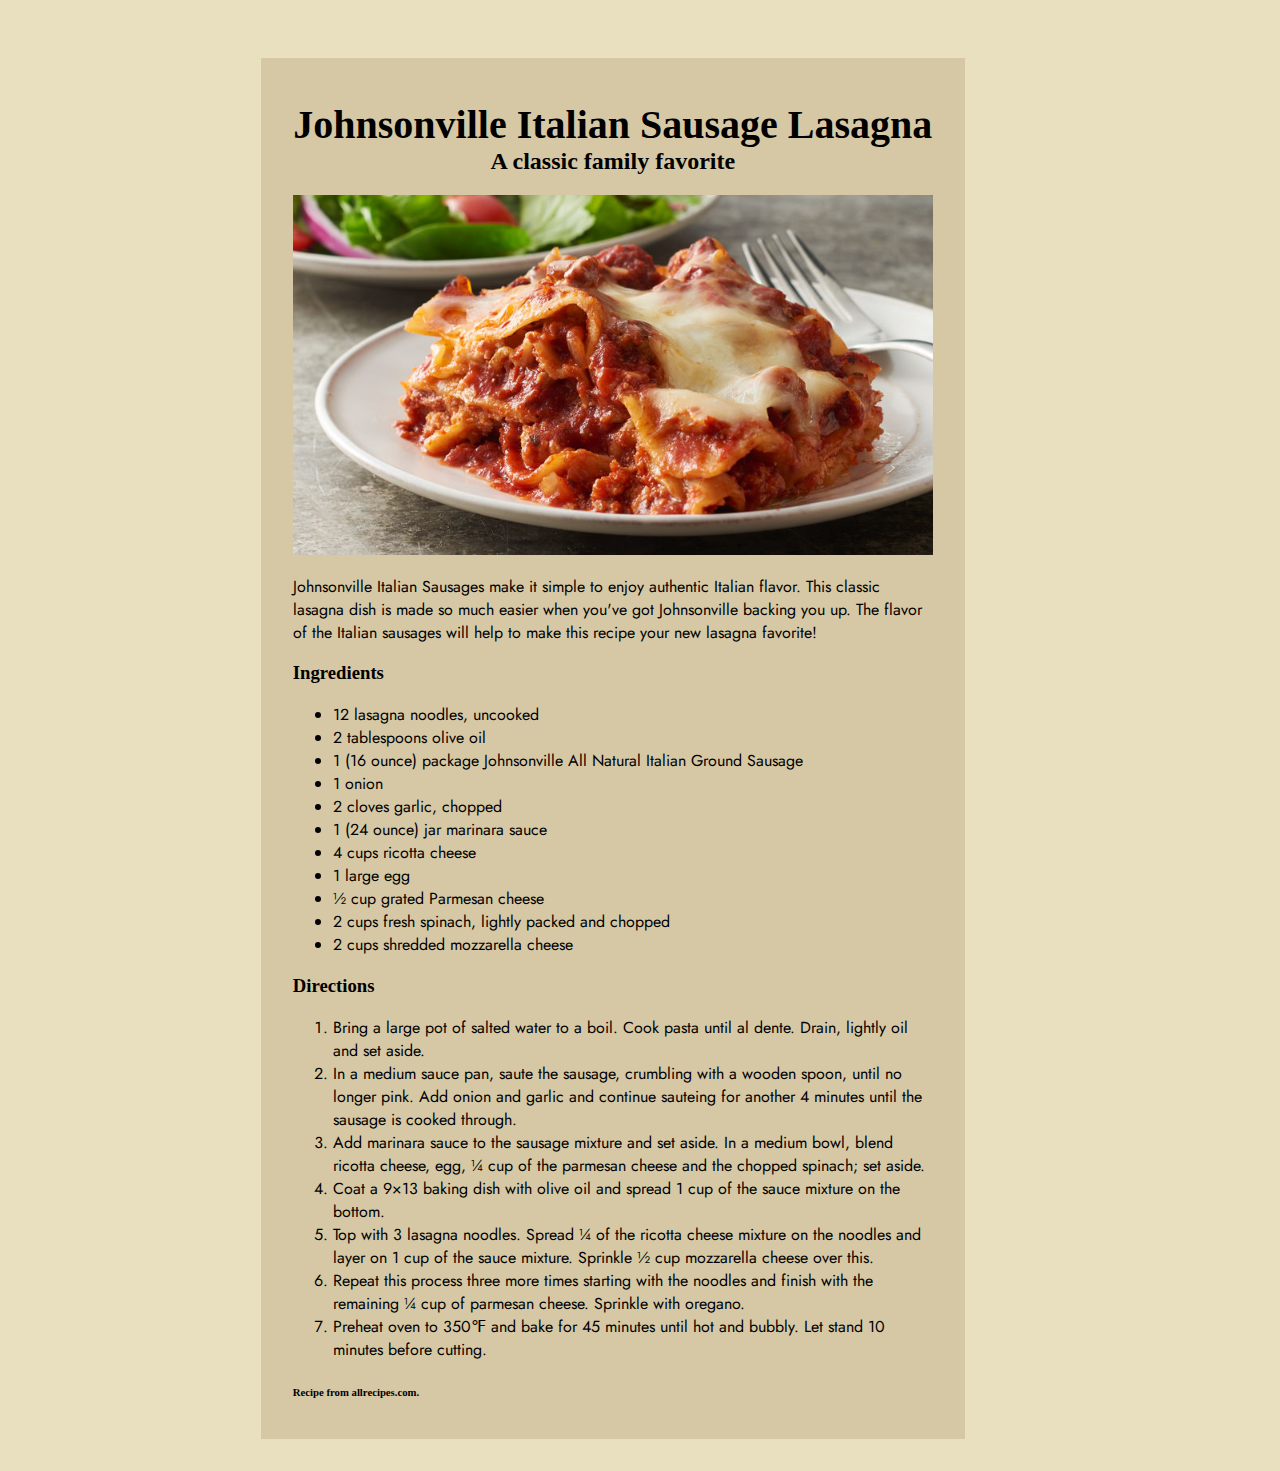
<file: grc338/lasagna/index.html>
<!doctype html>
<html>

<head>
	<meta charset="UTF-8">
	<meta name="viewport" content="width=device-width, initial-scale=1">
	<link rel="stylesheet" type="text/css" href="lasagnastyle.css" />
    <title>Johnsonville Italian Sausage Lasagna</title>
</head>
     
<body>

<div class="container">

		<header>

					<h1>Johnsonville Italian Sausage Lasagna</h1>

					<h2>A classic family favorite</h2>

		</header>
		
		<div class="intro">
		
				<div class="introimage">
						<img src="lasagna.jpg" alt="Lasagna on a plate.">
				</div>
						
				<p>Johnsonville Italian Sausages make it simple to enjoy authentic Italian flavor. This classic lasagna dish is made so much easier when you've got Johnsonville backing you up. The flavor of the Italian sausages will help to make this recipe your new lasagna favorite!</p>
    
    	</div><!--intro-->
    	
    	<div class="maincontent">
		
				<div class="ingredients">  
						<h3>Ingredients</h3>
						<ul>
								<li>12 lasagna noodles, uncooked</li>
								<li>2 tablespoons olive oil</li>
								<li>1 (16 ounce) package Johnsonville All Natural Italian Ground Sausage</li>
								<li>1 onion</li>
								<li>2 cloves garlic, chopped</li>
								<li>1 (24 ounce) jar marinara sauce</li>
								<li>4 cups ricotta cheese</li>
								<li>1 large egg</li>
								<li>&frac12; cup grated Parmesan cheese</li>
								<li>2 cups fresh spinach, lightly packed and chopped</li>
								<li>2 cups shredded mozzarella cheese</li>
						</ul>
				</div><!--ingredients-->

				<div class="directions">  

						<h3>Directions</h3>
						<ol>
								<li>Bring a large pot of salted water to a boil. Cook pasta until al dente. Drain, lightly oil and set aside.</li>
								<li>In a medium sauce pan, saute the sausage, crumbling with a wooden spoon, until no longer pink. Add onion and garlic and continue sauteing for another 4 minutes until the sausage is cooked through.</li>
								<li>Add marinara sauce to the sausage mixture and set aside. In a medium bowl, blend ricotta cheese, egg, &frac14; cup of the parmesan cheese and the chopped spinach; set aside.</li>
								<li>Coat a 9&times;13 baking dish with olive oil and spread 1 cup of the sauce mixture on the bottom.</li>
								<li>Top with 3 lasagna noodles. Spread &frac14; of the ricotta cheese mixture on the noodles and layer on 1 cup of the sauce mixture. Sprinkle &frac12; cup mozzarella cheese over this.</li>
								<li>Repeat this process three more times starting with the noodles and finish with the remaining &frac14; cup of parmesan cheese. Sprinkle with oregano.</li>
								<li>Preheat oven to 350&#8457; and bake for 45 minutes until hot and bubbly. Let stand 10 minutes before cutting.</li>
						</ol>
        	    </div><!--directions-->
    
    	</div><!--maincontent-->

	   <footer>    
		  <h6>Recipe from allrecipes.com.</h6>

	  </footer>  

</div><!--container-->
</body>     
</html>
</file>
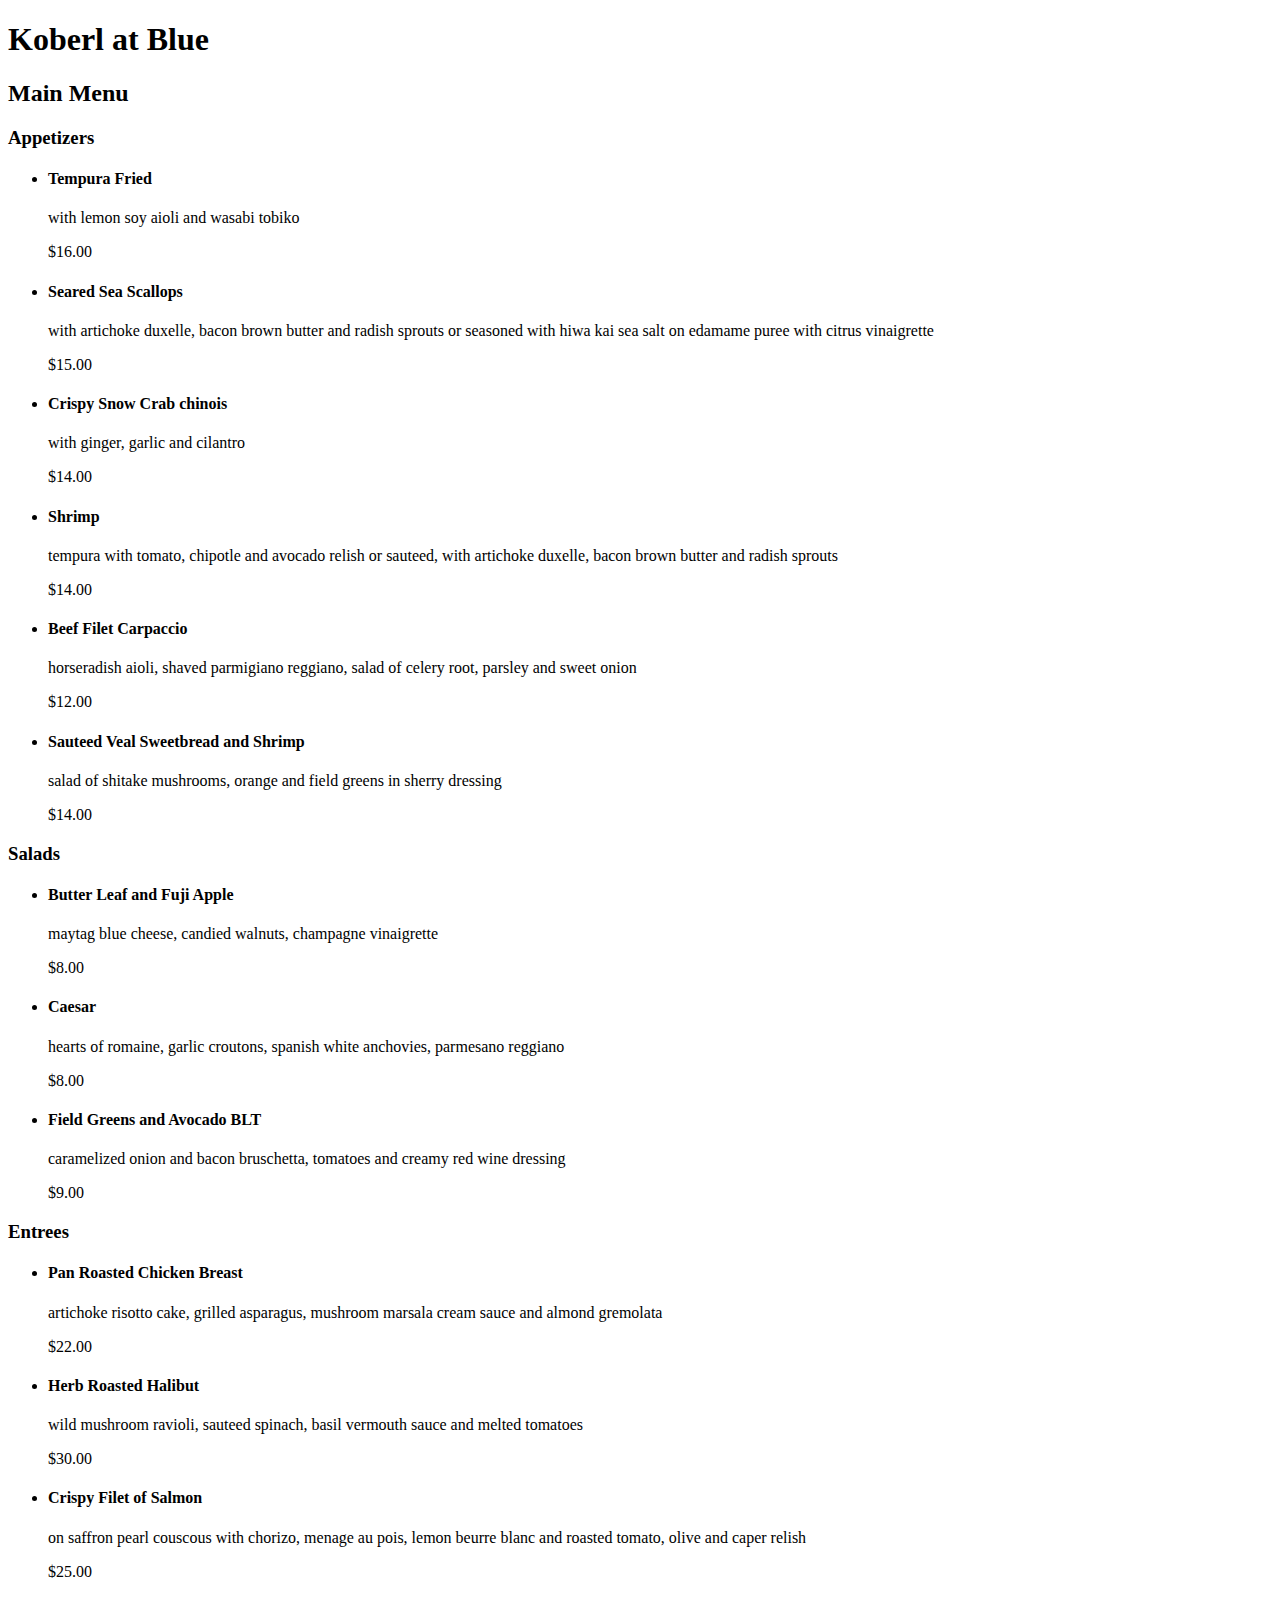
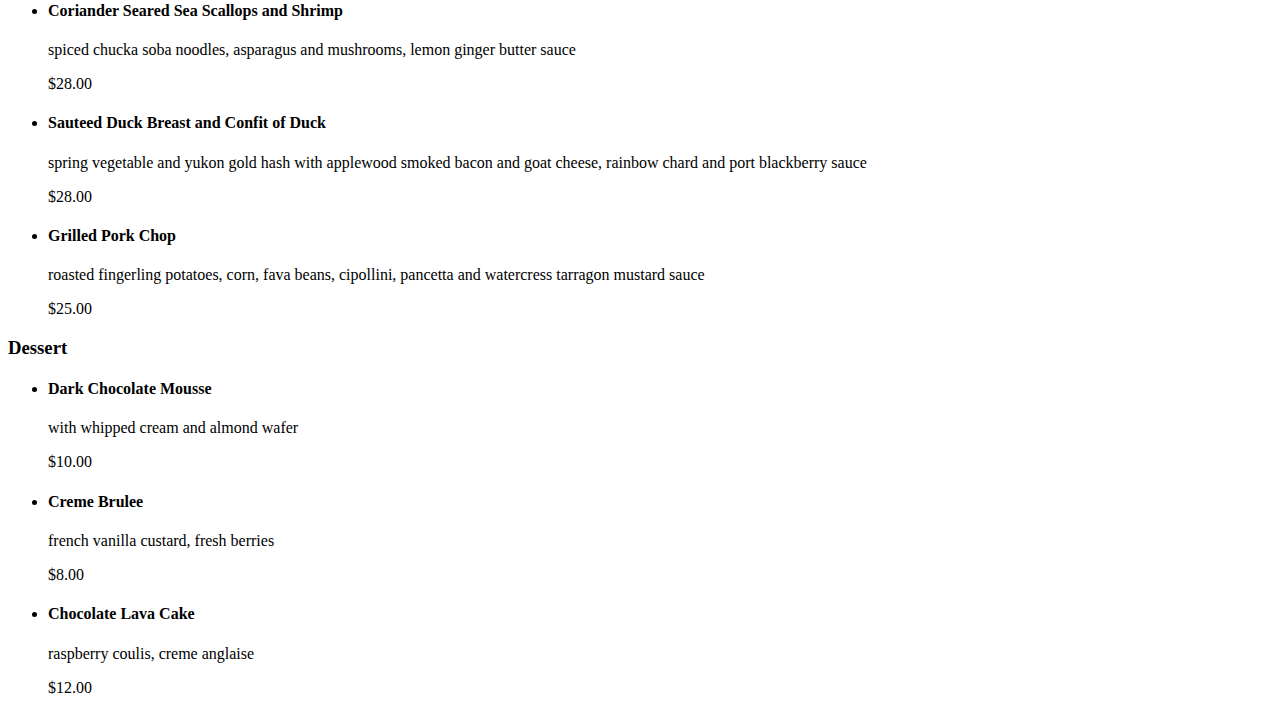
<file: grc338/restaurantmenu/index.html>
<!doctype html>
<html>

<head>
    <meta charset="UTF‑8">
    <title>GRC 338: Restaurant Menu Assignment</title>
</head>

<body>
    <h1>Koberl at Blue</h1>
    <h2>Main Menu</h2>

    <h3>Appetizers</h3>
    <ul>
        <li>
            <h4>Tempura Fried</h4>
            <p>with lemon soy aioli and wasabi tobiko</p>
            <p>$16.00</p>
        </li>

        <li>
            <h4>Seared Sea Scallops</h4>
            <p>with artichoke duxelle, bacon brown butter and radish sprouts or seasoned with hiwa kai sea salt on edamame puree with citrus vinaigrette</p>
            <p>$15.00</p>
        </li>

        <li>
            <h4>Crispy Snow Crab chinois</h4>
            <p>with ginger, garlic and cilantro</p>
            <p>$14.00</p>
        </li>

        <li>
            <h4>Shrimp</h4>
            <p>tempura with tomato, chipotle and avocado relish or sauteed, with artichoke duxelle, bacon brown butter and radish sprouts</p>
            <p>$14.00</p>
        </li>

        <li>
            <h4>Beef Filet Carpaccio</h4>
            <p>horseradish aioli, shaved parmigiano reggiano, salad of celery root, parsley and sweet onion</p>
            <p>$12.00</p>
        </li>

        <li>
            <h4>Sauteed Veal Sweetbread and Shrimp</h4>
            <p>salad of shitake mushrooms, orange and field greens in sherry dressing</p>
            <p>$14.00</p>
        </li>
    </ul>

    <h3>Salads</h3>
    <ul>
        <li>
            <h4>Butter Leaf and Fuji Apple</h4>
            <p>maytag blue cheese, candied walnuts, champagne vinaigrette</p>
            <p>$8.00</p>
        </li>

        <li>
            <h4>Caesar</h4>
            <p>hearts of romaine, garlic croutons, spanish white anchovies, parmesano reggiano</p>
            <p>$8.00</p>
        </li>

        <li>
            <h4>Field Greens and Avocado BLT</h4>
            <p>caramelized onion and bacon bruschetta, tomatoes and creamy red wine dressing</p>
            <p>$9.00</p>
        </li>
    </ul>

    <h3>Entrees</h3>
    <ul>
        <li>
            <h4>Pan Roasted Chicken Breast</h4>
            <p>artichoke risotto cake, grilled asparagus, mushroom marsala cream sauce and almond gremolata</p>
            <p>$22.00</p>
        </li>

        <li>
            <h4>Herb Roasted Halibut</h4>
            <p>wild mushroom ravioli, sauteed spinach, basil vermouth sauce and melted tomatoes</p>
            <p>$30.00</p>
        </li>

        <li>
            <h4>Crispy Filet of Salmon</h4>
            <p>on saffron pearl couscous with chorizo, menage au pois, lemon beurre blanc and roasted tomato, olive and caper relish</p>
            <p>$25.00</p>
        </li>

        <li>
            <h4>Coriander Seared Sea Scallops and Shrimp</h4>
            <p>spiced chucka soba noodles, asparagus and mushrooms, lemon ginger butter sauce</p>
            <p>$28.00</p>
        </li>

        <li>
            <h4>Sauteed Duck Breast and Confit of Duck</h4>
            <p>spring vegetable and yukon gold hash with applewood smoked bacon and goat cheese, rainbow chard and port blackberry sauce</p>
            <p>$28.00</p>
        </li>

        <li>
            <h4>Grilled Pork Chop</h4>
            <p>roasted fingerling potatoes, corn, fava beans, cipollini, pancetta and watercress tarragon mustard sauce</p>
            <p>$25.00</p>
        </li>
    </ul>

    <h3>Dessert</h3>
    <ul>
        <li>
            <h4>Dark Chocolate Mousse</h4>
            <p>with whipped cream and almond wafer</p>
            <p>$10.00</p>
        </li>

        <li>
            <h4>Creme Brulee</h4>
            <p>french vanilla custard, fresh berries</p>
            <p>$8.00</p>
        </li>

        <li>
            <h4>Chocolate Lava Cake</h4>
            <p>raspberry coulis, creme anglaise</p>
            <p>$12.00</p>
        </li>
    </ul>

</body>

</html>
</file>
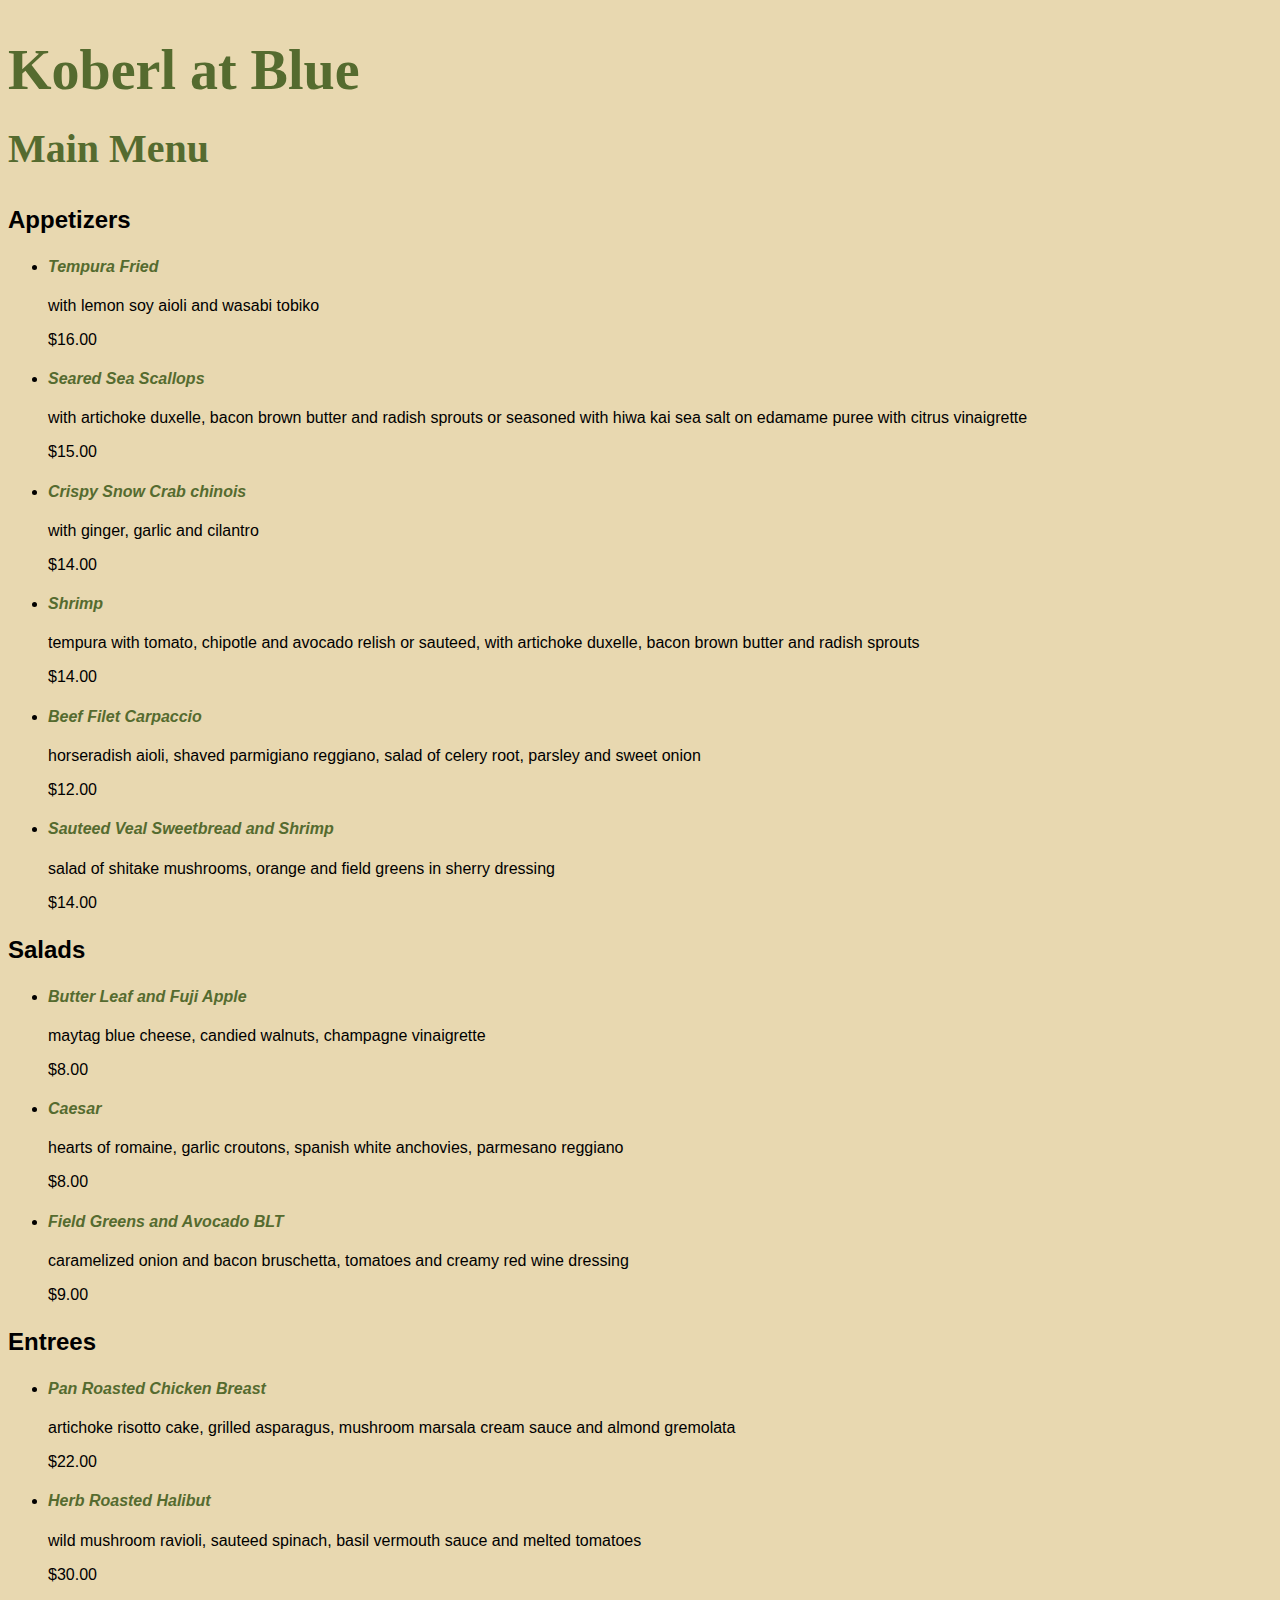
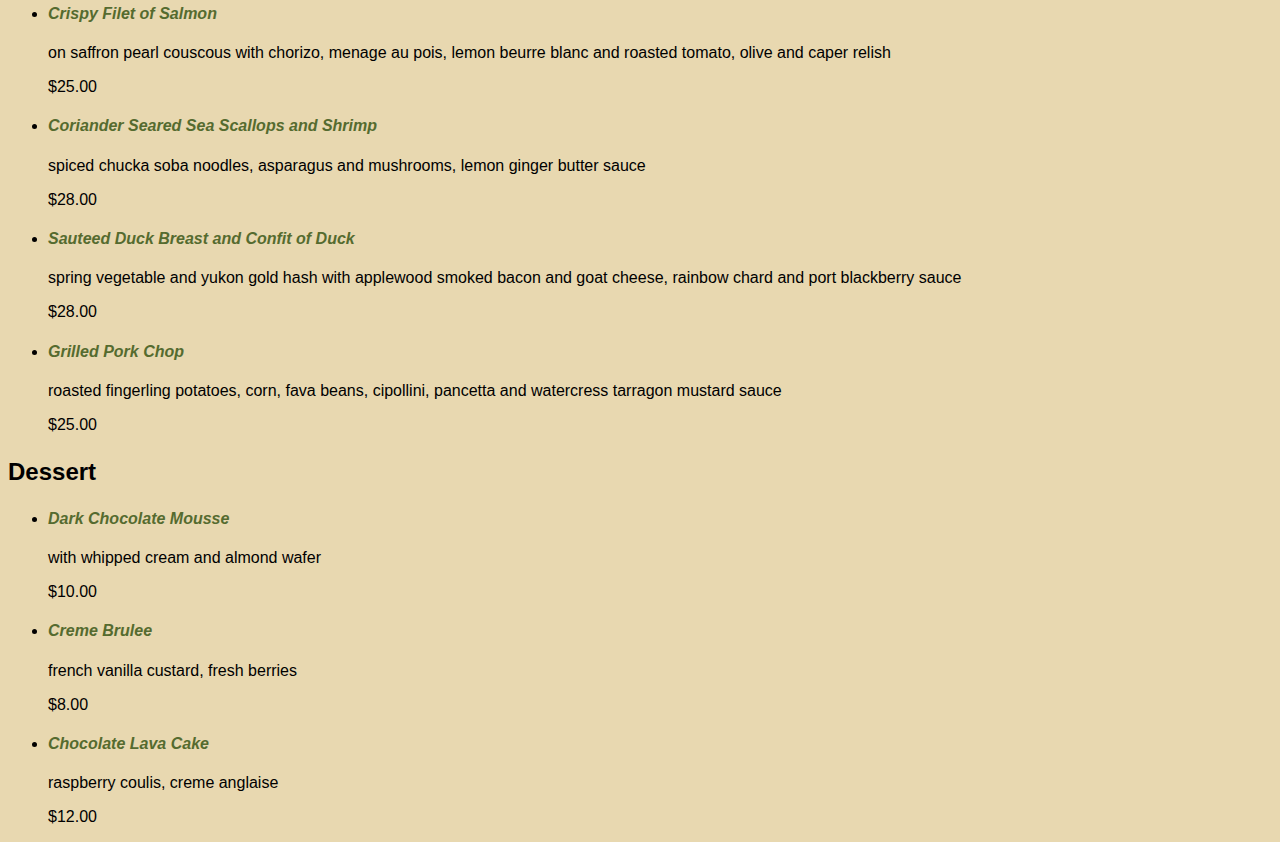
<file: grc338/restaurantmenucss/index.html>
<!doctype html>
<html>

<head>
    <meta charset="UTF‑8">
    <meta name="viewport" content="width=device‑width, initial‑scale=1">
    <link rel="stylesheet" href="style.css">
    <title>GRC 338: Restaurant Menu Assignment</title>
</head>

<body>
    <h1>Koberl at Blue</h1>
    <h2>Main Menu</h2>

    <h3>Appetizers</h3>
    <ul>
        <li>
            <h4>Tempura Fried</h4>
            <p>with lemon soy aioli and wasabi tobiko</p>
            <p>$16.00</p>
        </li>

        <li>
            <h4>Seared Sea Scallops</h4>
            <p>with artichoke duxelle, bacon brown butter and radish sprouts or seasoned with hiwa kai sea salt on edamame puree with citrus vinaigrette</p>
            <p>$15.00</p>
        </li>

        <li>
            <h4>Crispy Snow Crab chinois</h4>
            <p>with ginger, garlic and cilantro</p>
            <p>$14.00</p>
        </li>

        <li>
            <h4>Shrimp</h4>
            <p>tempura with tomato, chipotle and avocado relish or sauteed, with artichoke duxelle, bacon brown butter and radish sprouts</p>
            <p>$14.00</p>
        </li>

        <li>
            <h4>Beef Filet Carpaccio</h4>
            <p>horseradish aioli, shaved parmigiano reggiano, salad of celery root, parsley and sweet onion</p>
            <p>$12.00</p>
        </li>

        <li>
            <h4>Sauteed Veal Sweetbread and Shrimp</h4>
            <p>salad of shitake mushrooms, orange and field greens in sherry dressing</p>
            <p>$14.00</p>
        </li>
    </ul>

    <h3>Salads</h3>
    <ul>
        <li>
            <h4>Butter Leaf and Fuji Apple</h4>
            <p>maytag blue cheese, candied walnuts, champagne vinaigrette</p>
            <p>$8.00</p>
        </li>

        <li>
            <h4>Caesar</h4>
            <p>hearts of romaine, garlic croutons, spanish white anchovies, parmesano reggiano</p>
            <p>$8.00</p>
        </li>

        <li>
            <h4>Field Greens and Avocado BLT</h4>
            <p>caramelized onion and bacon bruschetta, tomatoes and creamy red wine dressing</p>
            <p>$9.00</p>
        </li>
    </ul>

    <h3>Entrees</h3>
    <ul>
        <li>
            <h4>Pan Roasted Chicken Breast</h4>
            <p>artichoke risotto cake, grilled asparagus, mushroom marsala cream sauce and almond gremolata</p>
            <p>$22.00</p>
        </li>

        <li>
            <h4>Herb Roasted Halibut</h4>
            <p>wild mushroom ravioli, sauteed spinach, basil vermouth sauce and melted tomatoes</p>
            <p>$30.00</p>
        </li>

        <li>
            <h4>Crispy Filet of Salmon</h4>
            <p>on saffron pearl couscous with chorizo, menage au pois, lemon beurre blanc and roasted tomato, olive and caper relish</p>
            <p>$25.00</p>
        </li>

        <li>
            <h4>Coriander Seared Sea Scallops and Shrimp</h4>
            <p>spiced chucka soba noodles, asparagus and mushrooms, lemon ginger butter sauce</p>
            <p>$28.00</p>
        </li>

        <li>
            <h4>Sauteed Duck Breast and Confit of Duck</h4>
            <p>spring vegetable and yukon gold hash with applewood smoked bacon and goat cheese, rainbow chard and port blackberry sauce</p>
            <p>$28.00</p>
        </li>

        <li>
            <h4>Grilled Pork Chop</h4>
            <p>roasted fingerling potatoes, corn, fava beans, cipollini, pancetta and watercress tarragon mustard sauce</p>
            <p>$25.00</p>
        </li>
    </ul>

    <h3>Dessert</h3>
    <ul>
        <li>
            <h4>Dark Chocolate Mousse</h4>
            <p>with whipped cream and almond wafer</p>
            <p>$10.00</p>
        </li>

        <li>
            <h4>Creme Brulee</h4>
            <p>french vanilla custard, fresh berries</p>
            <p>$8.00</p>
        </li>

        <li>
            <h4>Chocolate Lava Cake</h4>
            <p>raspberry coulis, creme anglaise</p>
            <p>$12.00</p>
        </li>
    </ul>

</body>

</html>
</file>
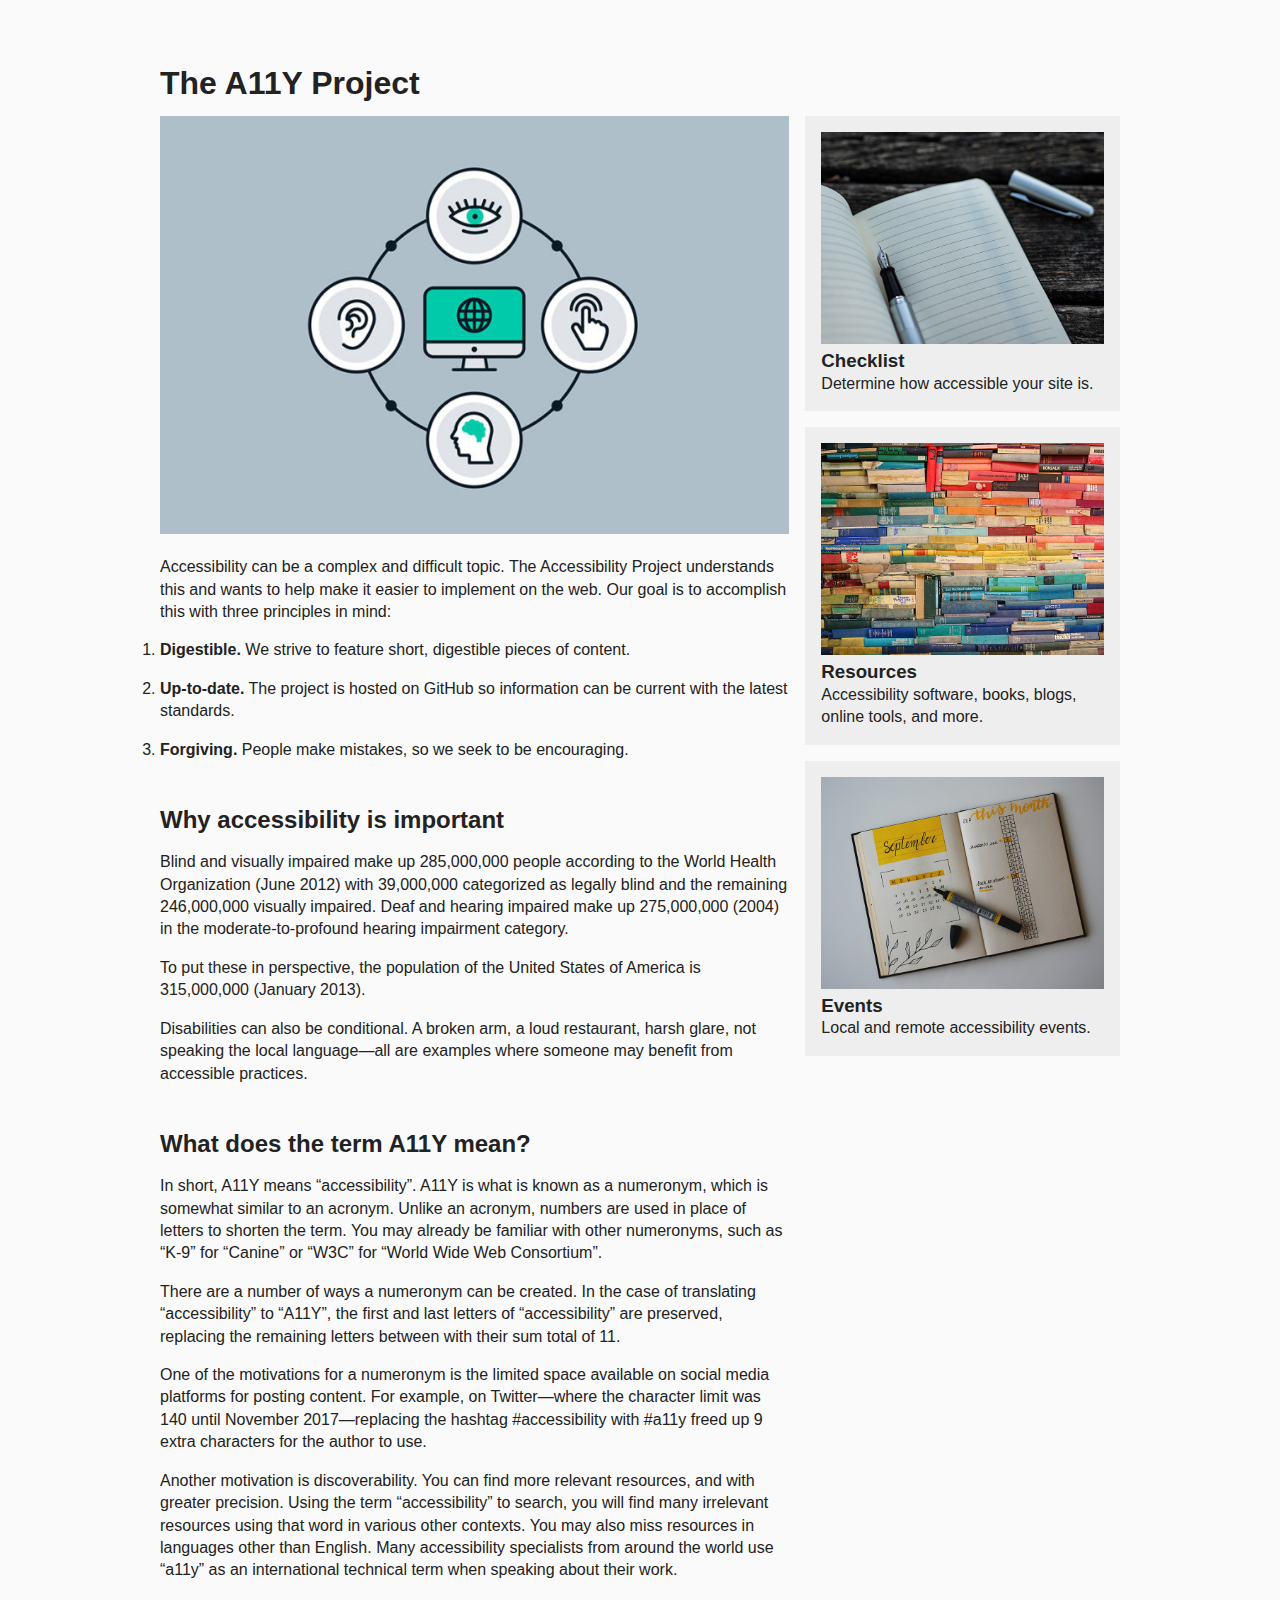
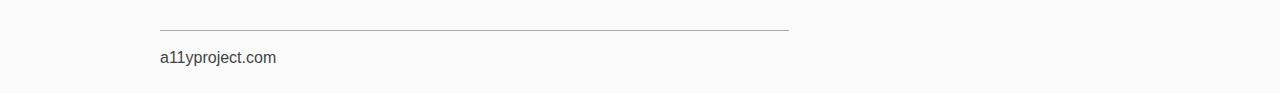
<file: grc339/css-grid-responsive-layout/index.html>
<!DOCTYPE html>
<html>
    <head>
        <meta charset="UTF-8" />
        <meta name="viewport" content="width=device-width, initial-scale=1" />
        <link rel="stylesheet" type="text/css" href="grid.css" />
        <title>CSS Grid responsive layout</title>
    </head>
    <body>
        <div class="container">
            <header>
                <h1> The A11Y Project
</h1>
            </header>
            <article>
                <figure>
                    <img src="accessibility-icon-illustration.jpg" alt="Illustration of a computer with four icons representing Visual Impairment, Hearing Impairment, Motor Skills/Physical Disabilities, Photosensitive Seizures, and Cognitive Disabilities.">
                         <!-- Photo by Dreamhost) -->
                </figure>
              <p>
				  Accessibility can be a complex and difficult topic. The Accessibility Project understands this and wants to help make it easier to implement on the web. Our goal is to accomplish this with three principles in mind:
              </p>

			<ol>
				<li>
					<p><strong>Digestible.</strong> We strive to feature short, digestible pieces of content.</p>
				</li>
				<li>
					<p><strong>Up-to-date.</strong> The project is hosted on GitHub so information can be current with the latest standards.</p>
				</li>
				<li>
					<p><strong>Forgiving.</strong> People make mistakes, so we seek to be encouraging.</p>
				</li>
			</ol>

			<h2>Why accessibility is important</h2>

			<p>
				Blind and visually impaired make up 285,000,000 people according to the World Health Organization (June 2012) with 39,000,000 categorized as legally blind and the remaining 246,000,000 visually impaired. Deaf and hearing impaired make up 275,000,000 (2004) in the moderate-to-profound hearing impairment category.
			</p>

			<p>
				To put these in perspective, the population of the United States of America is 315,000,000 (January 2013).
			</p>

			<p>
				Disabilities can also be conditional. A broken arm, a loud restaurant, harsh glare, not speaking the local language—all are examples where someone may benefit from accessible practices.
			</p>
			
			<h2>What does the term A11Y mean?</h2>

			<p>
				In short, A11Y means “accessibility”. A11Y is what is known as a numeronym, which is somewhat similar to an acronym. Unlike an acronym, numbers are used in place of letters to shorten the term. You may already be familiar with other numeronyms, such as “K-9” for “Canine” or “W3C” for “World Wide Web Consortium”.
			</p>

			<p>
				There are a number of ways a numeronym can be created. In the case of translating “accessibility” to “A11Y”, the first and last letters of “accessibility” are preserved, replacing the remaining letters between with their sum total of 11.
			</p>

			<p>
				One of the motivations for a numeronym is the limited space available on social media platforms for posting content. For example, on Twitter—where the character limit was 140 until November 2017—replacing the hashtag #accessibility with #a11y freed up 9 extra characters for the author to use.
			</p>

			<p>
				Another motivation is discoverability. You can find more relevant resources, and with greater precision. Using the term “accessibility” to search, you will find many irrelevant resources using that word in various other contexts. You may also miss resources in languages other than English. Many accessibility specialists from around the world use “a11y” as an international technical term when speaking about their work.
			</p>


            </article>
            <aside>
            
                <section>
                	<a href="https://a11yproject.com/checklist/">
						<figure>
							<img src="notebook-with-a-pen.jpg" alt="Notebook open with a pen on top.">
							<!-- Photo by Aaron Burden on Unsplash (https://unsplash.com/@aaronburden) -->
						</figure>
						<h3>Checklist</h3>
						<p>
							Determine how accessible your site is.
						</p>
                    </a>
                </section>
                
                <section>
                	<a href="https://a11yproject.com/resources/">
						<figure>
							<img src="pile-of-colorful-books.jpg" alt="Pile of colorful books.">
							<!-- Photo by Robert Anasch on Unsplash (https://unsplash.com/@diesektion) -->
					   </figure>
						 <h3>Resources</h3>
						<p>
							Accessibility software, books, blogs, online tools, and more.
						</p>
                    </a>
                </section>

                <section>
                	<a href="https://a11yproject.com/events/">
						<figure>
							<img src="notebook-with-highlighter.jpg" alt="Notebook with a highlighted calendar and a highlighter">
							<!-- Photo by Estée Janssens on Unsplash (https://unsplash.com/@esteejanssens)  -->
						</figure>
						<h3>Events</h3>
						<p>
						   Local and remote accessibility events.
						</p>
                     </a>
               </section>
                


            </aside>
            <footer>
                <p>
                	<a href="https://a11yproject.com/">a11yproject.com</a>
                </p>
            </footer>
        </div>
    </body>
</html>
</file>
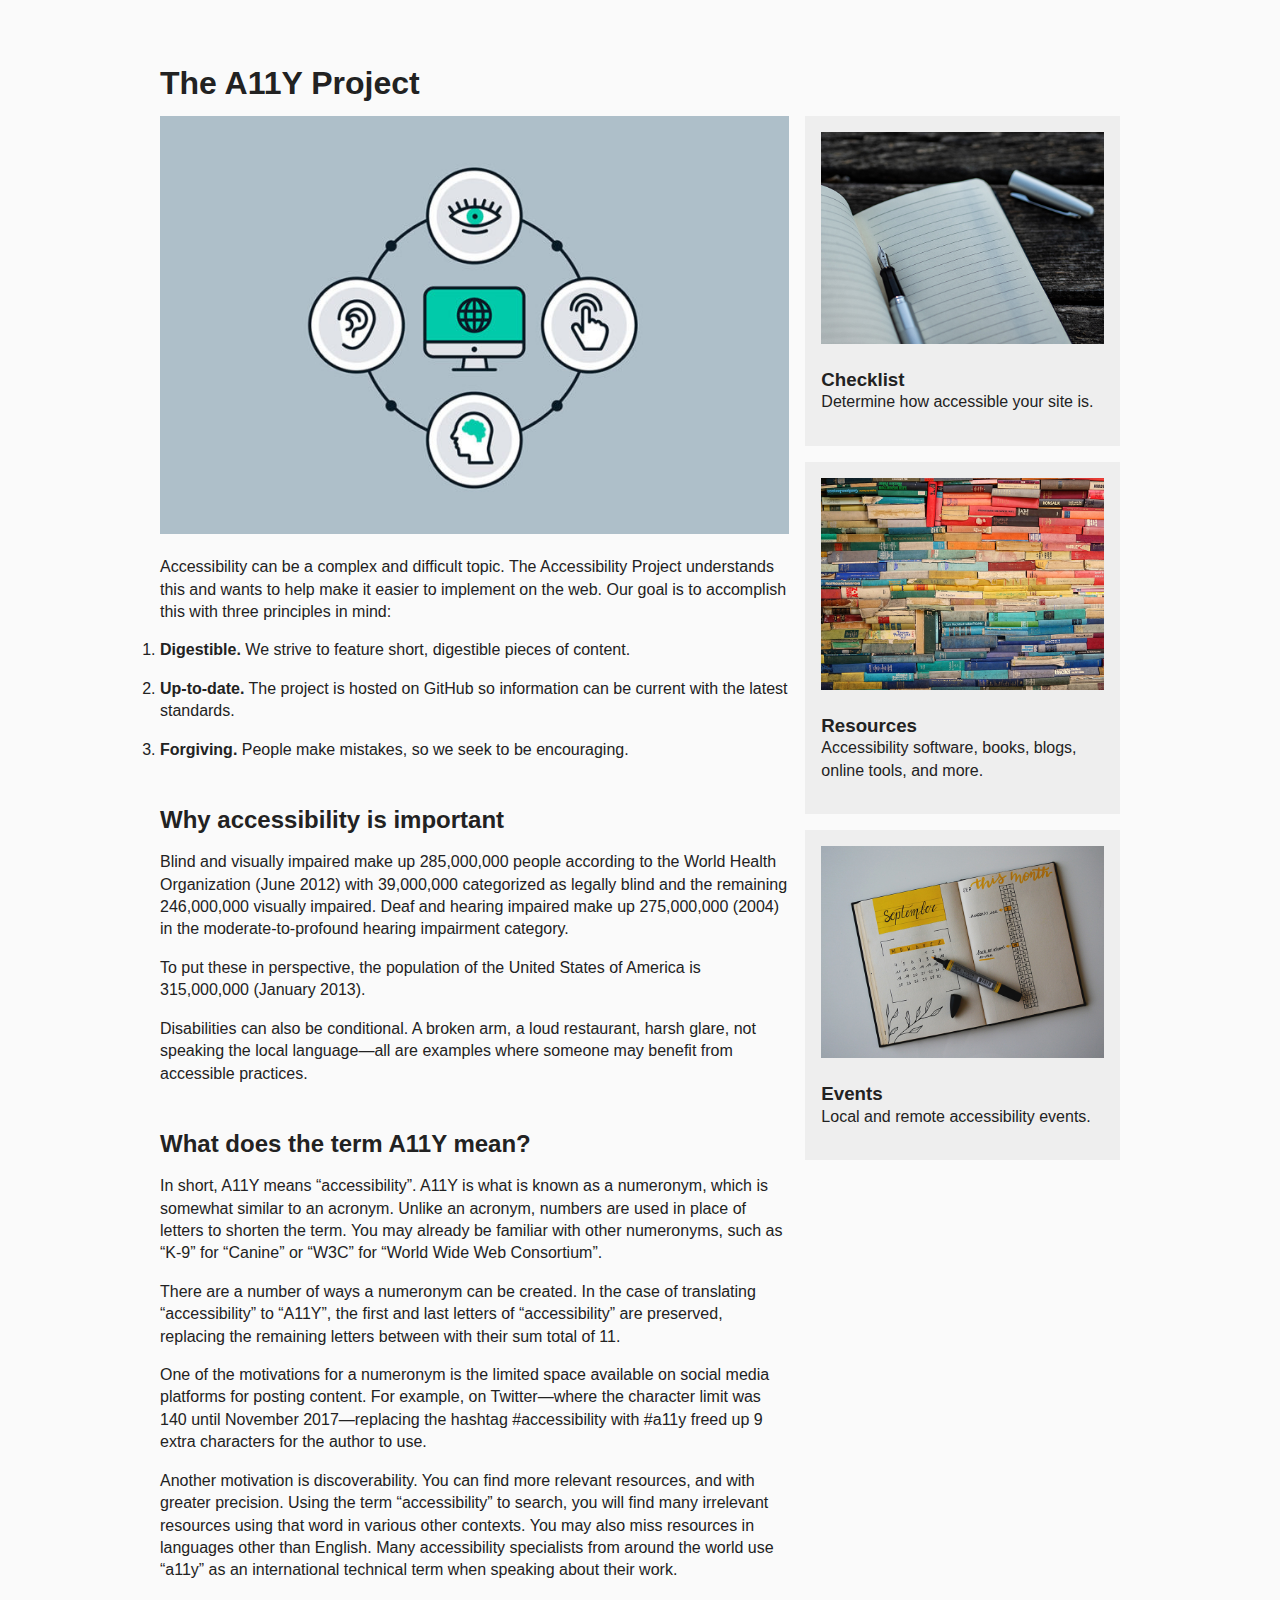
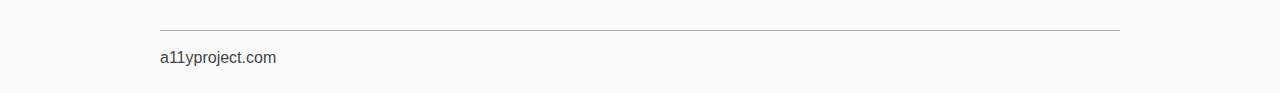
<file: grc339/flexbox-basic-layout/index.html>
<!DOCTYPE html>
<html>
    <head>
        <meta charset="UTF-8" />
        <meta name="viewport" content="width=device-width, initial-scale=1" />
        <link rel="stylesheet" type="text/css" href="flexbox.css" />
        <title>Flexbox basic layout</title>
    </head>
    <body>
        <div class="container">
            <header>
                <h1> The A11Y Project
</h1>
            </header>
            <article>
                <figure>
                    <img src="accessibility-icon-illustration.jpg" alt="Illustration of a computer with four icons representing Visual Impairment, Hearing Impairment, Motor Skills/Physical Disabilities, Photosensitive Seizures, and Cognitive Disabilities.">
                         <!-- Photo by Dreamhost) -->
                </figure>
              <p>
				  Accessibility can be a complex and difficult topic. The Accessibility Project understands this and wants to help make it easier to implement on the web. Our goal is to accomplish this with three principles in mind:
              </p>

			<ol>
				<li>
					<p><strong>Digestible.</strong> We strive to feature short, digestible pieces of content.</p>
				</li>
				<li>
					<p><strong>Up-to-date.</strong> The project is hosted on GitHub so information can be current with the latest standards.</p>
				</li>
				<li>
					<p><strong>Forgiving.</strong> People make mistakes, so we seek to be encouraging.</p>
				</li>
			</ol>

			<h2>Why accessibility is important</h2>

			<p>
				Blind and visually impaired make up 285,000,000 people according to the World Health Organization (June 2012) with 39,000,000 categorized as legally blind and the remaining 246,000,000 visually impaired. Deaf and hearing impaired make up 275,000,000 (2004) in the moderate-to-profound hearing impairment category.
			</p>

			<p>
				To put these in perspective, the population of the United States of America is 315,000,000 (January 2013).
			</p>

			<p>
				Disabilities can also be conditional. A broken arm, a loud restaurant, harsh glare, not speaking the local language—all are examples where someone may benefit from accessible practices.
			</p>
			
			<h2>What does the term A11Y mean?</h2>

			<p>
				In short, A11Y means “accessibility”. A11Y is what is known as a numeronym, which is somewhat similar to an acronym. Unlike an acronym, numbers are used in place of letters to shorten the term. You may already be familiar with other numeronyms, such as “K-9” for “Canine” or “W3C” for “World Wide Web Consortium”.
			</p>

			<p>
				There are a number of ways a numeronym can be created. In the case of translating “accessibility” to “A11Y”, the first and last letters of “accessibility” are preserved, replacing the remaining letters between with their sum total of 11.
			</p>

			<p>
				One of the motivations for a numeronym is the limited space available on social media platforms for posting content. For example, on Twitter—where the character limit was 140 until November 2017—replacing the hashtag #accessibility with #a11y freed up 9 extra characters for the author to use.
			</p>

			<p>
				Another motivation is discoverability. You can find more relevant resources, and with greater precision. Using the term “accessibility” to search, you will find many irrelevant resources using that word in various other contexts. You may also miss resources in languages other than English. Many accessibility specialists from around the world use “a11y” as an international technical term when speaking about their work.
			</p>


            </article>
            <aside>
            
                <section>
                	<a href="https://a11yproject.com/checklist/">
						<figure>
							<img src="notebook-with-a-pen.jpg" alt="Notebook open with a pen on top.">
							<!-- Photo by Aaron Burden on Unsplash (https://unsplash.com/@aaronburden) -->
						</figure>
						<h3>Checklist</h3>
						<p>
							Determine how accessible your site is.
						</p>
                    </a>
                </section>
                
                <section>
                	<a href="https://a11yproject.com/resources/">
						<figure>
							<img src="pile-of-colorful-books.jpg" alt="Pile of colorful books.">
							<!-- Photo by Robert Anasch on Unsplash (https://unsplash.com/@diesektion) -->
					   </figure>
						 <h3>Resources</h3>
						<p>
							Accessibility software, books, blogs, online tools, and more.
						</p>
                    </a>
                </section>

                <section>
                	<a href="https://a11yproject.com/events/">
						<figure>
							<img src="notebook-with-highlighter.jpg" alt="Notebook with a highlighted calendar and a highlighter">
							<!-- Photo by Estée Janssens on Unsplash (https://unsplash.com/@esteejanssens)  -->
						</figure>
						<h3>Events</h3>
						<p>
						   Local and remote accessibility events.
						</p>
                     </a>
               </section>
                


            </aside>
            <footer>
                <p>
                	<a href="https://a11yproject.com/">a11yproject.com</a>
                </p>
            </footer>
        </div>
    </body>
</html>
</file>
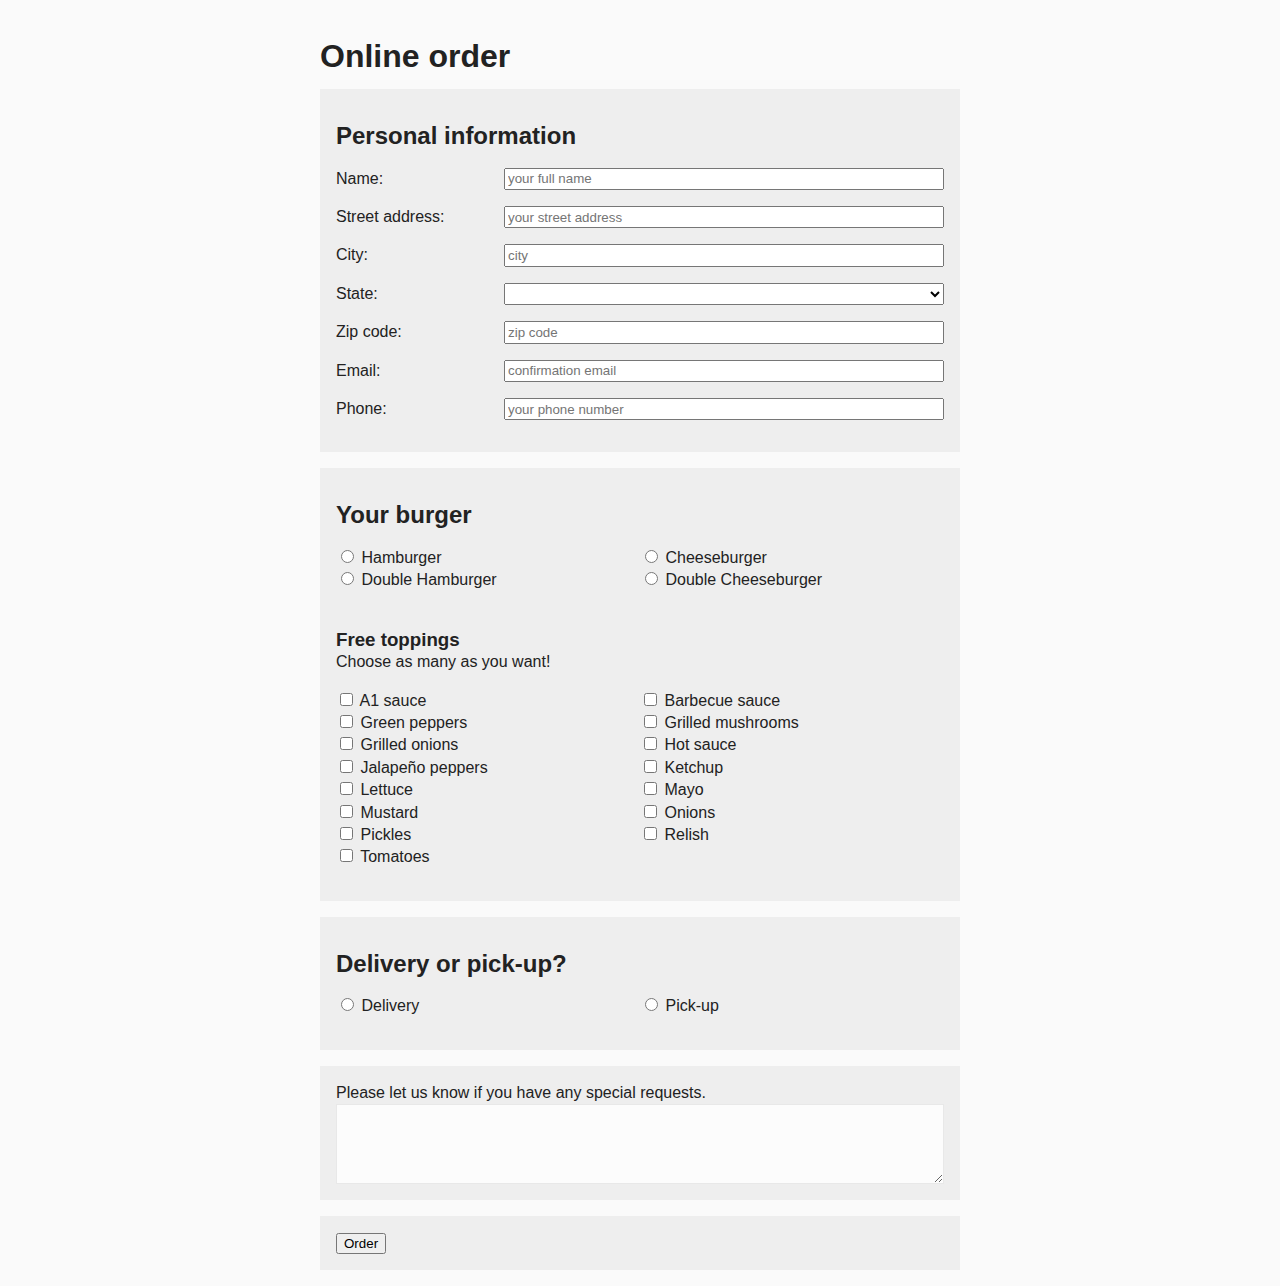
<file: grc339/flexbox-form/index.html>
<!DOCTYPE html>
<html>
    <head>
        <meta charset="UTF-8" />
        <title>Flexbox form</title>
        <link rel="stylesheet" type="text/css" href="flexboxform.css">
    </head>
    <body>
        <div class="container">
        <header>
            <h1>Online order</h1>
        </header>
            <form>
                <section class="personal-info">
                    <h2>Personal information</h2>
                    <ul>
                        <li><label for="name">Name:</label> <input type="text" name="name" id="name" placeholder="your full name" /></li>
                        <li><label for="street-address">Street address:</label> <input type="text" name="street-address" id="street-address" placeholder="your street address" /></li>
                        <li><label for="city">City:</label> <input type="text" name="city" id="city" placeholder="city" /></li>
                        <li>
                            <label for="state">State:</label>
                            <select id="state" name="state">
                                <option value=""></option>
                                <option value="AL">Alabama</option>
                                <option value="AK">Alaska</option>
                                <option value="AZ">Arizona</option>
                                <option value="AR">Arkansas</option>
                                <option value="CA">California</option>
                                <option value="CO">Colorado</option>
                                <option value="CT">Connecticut</option>
                                <option value="DE">Delaware</option>
                                <option value="DC">District Of Columbia</option>
                                <option value="FL">Florida</option>
                                <option value="GA">Georgia</option>
                                <option value="HI">Hawaii</option>
                                <option value="ID">Idaho</option>
                                <option value="IL">Illinois</option>
                                <option value="IN">Indiana</option>
                                <option value="IA">Iowa</option>
                                <option value="KS">Kansas</option>
                                <option value="KY">Kentucky</option>
                                <option value="LA">Louisiana</option>
                                <option value="ME">Maine</option>
                                <option value="MD">Maryland</option>
                                <option value="MA">Massachusetts</option>
                                <option value="MI">Michigan</option>
                                <option value="MN">Minnesota</option>
                                <option value="MS">Mississippi</option>
                                <option value="MO">Missouri</option>
                                <option value="MT">Montana</option>
                                <option value="NE">Nebraska</option>
                                <option value="NV">Nevada</option>
                                <option value="NH">New Hampshire</option>
                                <option value="NJ">New Jersey</option>
                                <option value="NM">New Mexico</option>
                                <option value="NY">New York</option>
                                <option value="NC">North Carolina</option>
                                <option value="ND">North Dakota</option>
                                <option value="OH">Ohio</option>
                                <option value="OK">Oklahoma</option>
                                <option value="OR">Oregon</option>
                                <option value="PA">Pennsylvania</option>
                                <option value="RI">Rhode Island</option>
                                <option value="SC">South Carolina</option>
                                <option value="SD">South Dakota</option>
                                <option value="TN">Tennessee</option>
                                <option value="TX">Texas</option>
                                <option value="UT">Utah</option>
                                <option value="VT">Vermont</option>
                                <option value="VA">Virginia</option>
                                <option value="WA">Washington</option>
                                <option value="WV">West Virginia</option>
                                <option value="WI">Wisconsin</option>
                                <option value="WY">Wyoming</option>
                            </select>
                        </li>
                        <li><label for="street-address">Zip code:</label> <input type="text" name="zip-code" id="zip-code" placeholder="zip code" /></li>
                        <li><label for="email">Email:</label> <input type="email" name="email" id="email" placeholder="confirmation email" /></li>
                        <li><label for="phone">Phone:</label> <input type="tel" name="phone" id="phone" placeholder="your phone number" /></li>
                    </ul>
                </section>

                <section class="order">
                    <h2>Your burger</h2>

                    <ul>
                        <li><input type="radio" id="hamburguer" value="hamburguer" name="burger" /> <label for="hamburguer">Hamburger</label></li>
                        <li><input type="radio" id="cheeseburger" value="cheeseburger" name="burger" /> <label for="cheeseburger">Cheeseburger</label></li>
                        <li><input type="radio" id="double-hamburguer" value="double-hamburguer" name="burger" /> <label for="double-hamburguer">Double Hamburger</label></li>
                        <li><input type="radio" id="double-cheeseburger" value="double-cheeseburger" name="burger" /> <label for="double-cheeseburger">Double Cheeseburger</label></li>
                    </ul>

                    <h3>Free toppings</h3>
                    <p>Choose as many as you want!</p>
                    <ul>
                        <li><input type="checkbox" id="a1-sauce" value="a1-sauce" /> <label for="a1-sauce">A1 sauce</label></li>
                        <li><input type="checkbox" id="barbecue-sauce" value="barbecue-sauce" /> <label for="barbecue-sauce">Barbecue sauce</label></li>
                        <li><input type="checkbox" id="green-peppers" value="green-peppers" /> <label for="green-peppers">Green peppers</label></li>
                        <li><input type="checkbox" id="grilled-mushrooms" value="grilled-mushrooms" /> <label for="grilled-mushrooms">Grilled mushrooms</label></li>
                        <li><input type="checkbox" id="grilled-onions" value="grilled-onions" /> <label for="grilled-onions">Grilled onions</label></li>
                        <li><input type="checkbox" id="hot-sauce" value="hot-sauce" /> <label for="hot-sauce">Hot sauce</label></li>
                        <li><input type="checkbox" id="jalapeno-peppers" value="jalapeno-peppers" /> <label for="jalapeno-peppers">Jalapeño peppers</label></li>
                        <li><input type="checkbox" id="ketchup" value="ketchup" /> <label for="ketchup">Ketchup</label></li>
                        <li><input type="checkbox" id="lettuce" value="lettuce" /> <label for="lettuce">Lettuce</label></li>
                        <li><input type="checkbox" id="mayo" value="mayo" /> <label for="mayo">Mayo</label></li>
                        <li><input type="checkbox" id="mustard" value="mustard" /> <label for="mustard">Mustard</label></li>
                        <li><input type="checkbox" id="onions" value="onions" /> <label for="onions">Onions</label></li>
                        <li><input type="checkbox" id="pickles" value="pickles" /> <label for="pickles">Pickles</label></li>
                        <li><input type="checkbox" id="relish" value="relish" /> <label for="relish">Relish</label></li>
                        <li><input type="checkbox" id="tomatoes" value="tomatoes" /> <label for="tomatoes">Tomatoes</label></li>
                    </ul>
                </section>
                <section  class="method">
                    <h2>Delivery or pick-up?</h2>
                    <ul>
                        <li><input type="radio" id="delivery" value="delivery" name="method" /> <label for="delivery">Delivery</label></li>
                        <li><input type="radio" id="pick-up" value="pick-up" name="method" /> <label for="pick-up">Pick-up</label></li>
                    </ul>
                </section>
                <section><label for="notes">Please let us know if you have any special requests.</label><textarea id="notes" name="notes"></textarea></section>
                <section>
                    <button type="order">Order</button>
                </section>
            </form>
        </div>
    </body>
</html>
</file>
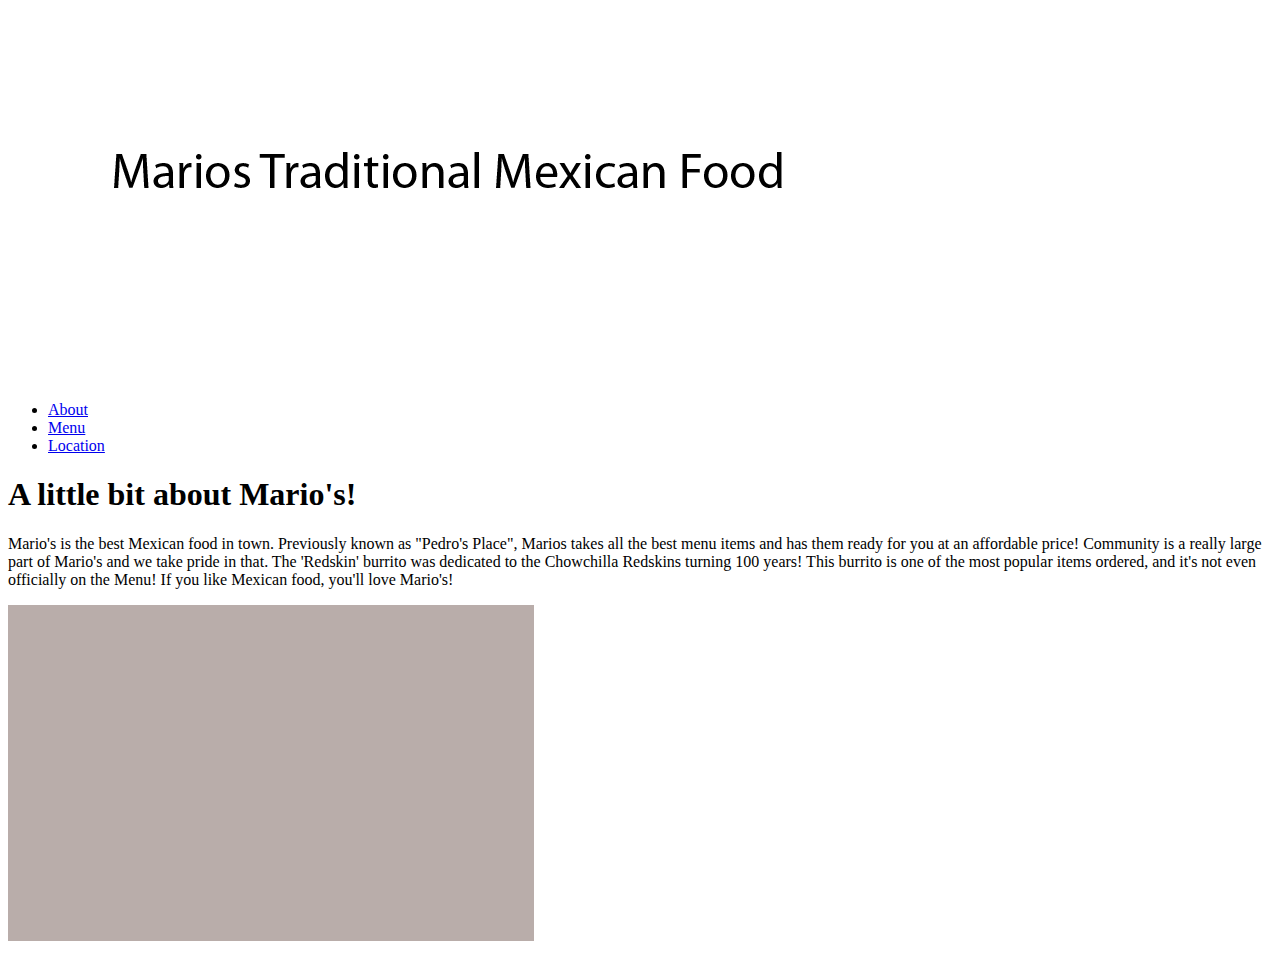
<file: grc338/website-content-hierarchy/about.html>
<!doctype html>  
    <html>  
        <head>  
            <meta charset="UTF-8">  
            <meta name="viewport" content="width=device-width, initial-scale=1">  
            <link rel="stylesheet" type="text/css" href="style.css">  
            <title>About</title>  
        </head>   
        <body>  
        
            <div class="containter">
             <header>
                <h1><a href="index.html"><img src="images/marioslogo.png" alt="Mario's Traditional Mexican Food Logo"></a></h1>
                <nav>
                   <ul>
                      <li><a href="about.html">About</a></li>
                      <li><a href="menu.html">Menu</a></li>
                      <li><a href="location.html">Location</a></li>
                   </ul>
                </nav>
             </header>
            </div>
            
            <div class="about">
                <h1>A little bit about Mario's!</h1>
                <p>Mario's is the best Mexican food in town. Previously known as "Pedro's Place", Marios takes all the best menu items and has them ready for you at an affordable price! Community is a really large part of Mario's and we take pride in that. The 'Redskin' burrito was dedicated to the Chowchilla Redskins turning 100 years! This burrito is one of the most popular items ordered, and it's not even officially on the Menu! If you like Mexican food, you'll love Mario's!</p>
                <img src="images/mario3.png" alt="Mario standing in front of the community wall located in the restaurant">
            </div>
            
            
            
        </body>  
    </html>
</file>
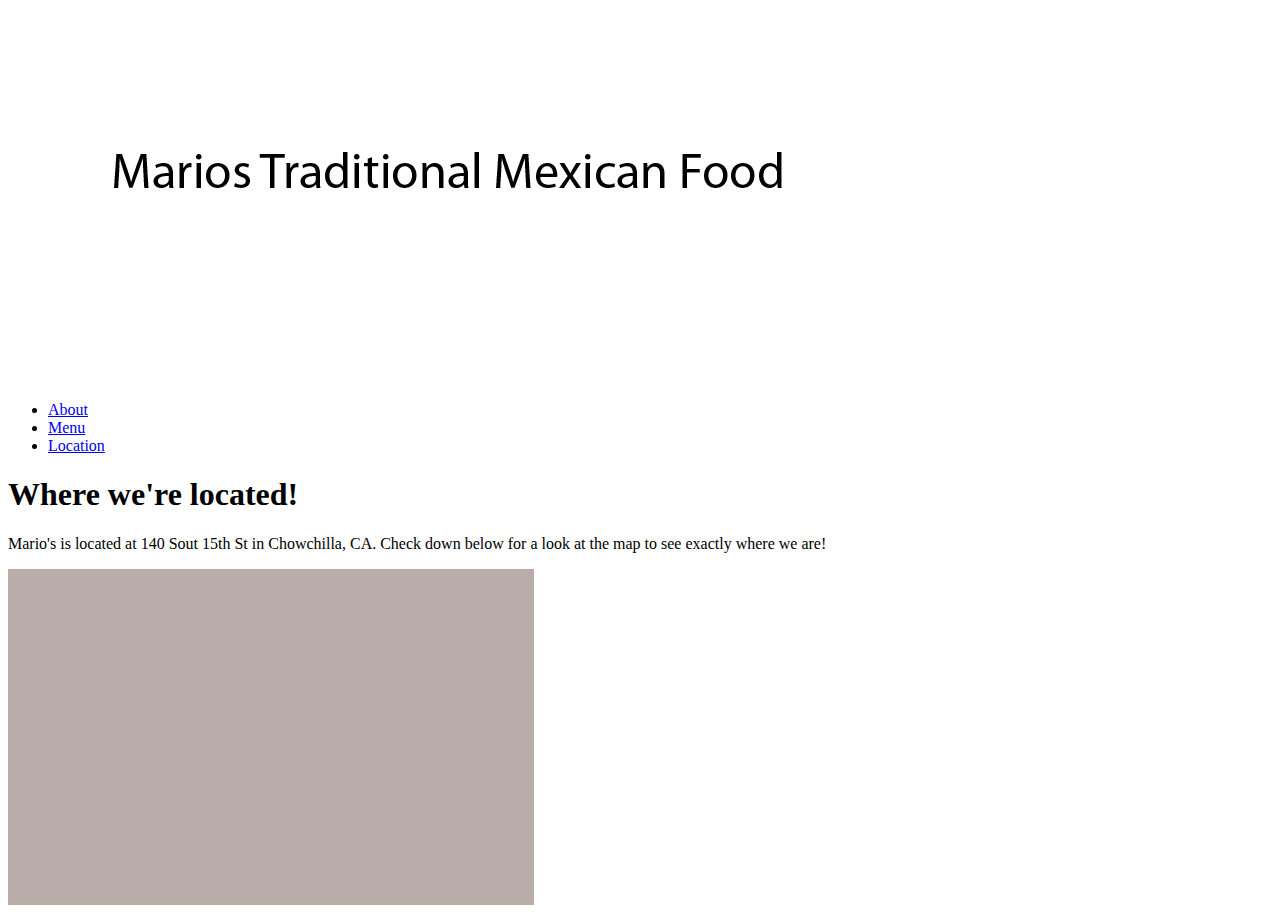
<file: grc338/website-content-hierarchy/location.html>
<!doctype html>  
    <html>  
        <head>  
            <meta charset="UTF-8">  
            <meta name="viewport" content="width=device-width, initial-scale=1">  
            <link rel="stylesheet" type="text/css" href="style.css">  
            <title>Location</title>  
        </head>   
        <body>  
            
            <div class="containter">
             <header>
                <h1><a href="index.html"><img src="images/marioslogo.png" alt="Mario's Traditional Mexican Food Logo"></a></h1>
                <nav>
                   <ul>
                      <li><a href="about.html">About</a></li>
                      <li><a href="menu.html">Menu</a></li>
                      <li><a href="location.html">Location</a></li>
                   </ul>
                </nav>
             </header>
            </div>
            
            <div class="location">
                <h1>Where we're located!</h1>
                <p>Mario's is located at 140 Sout 15th St in Chowchilla, CA. Check down below for a look at the map to see exactly where we are!</p>
                <img src="images/mario2.png" alt="The exterior of Mario's Traditional Mexican Food">
            </div>
            
        </body>  
    </html>
</file>
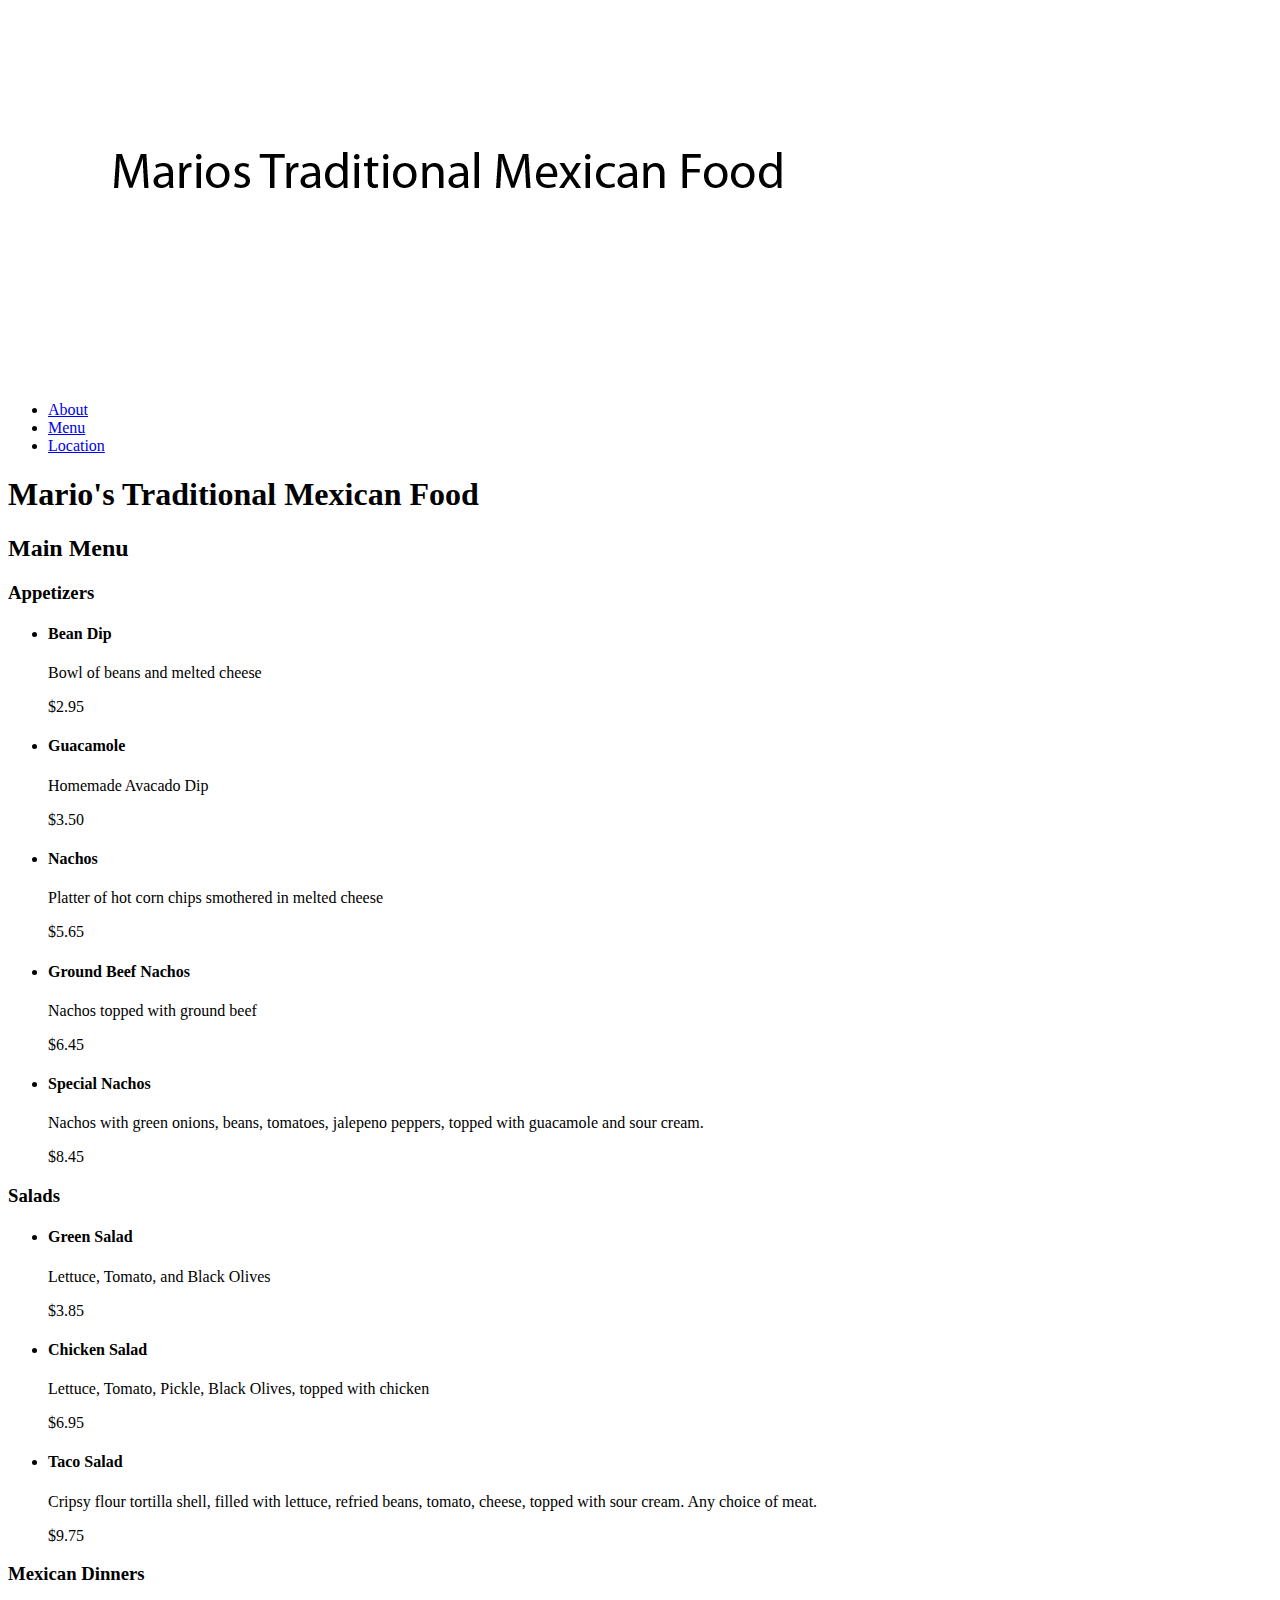
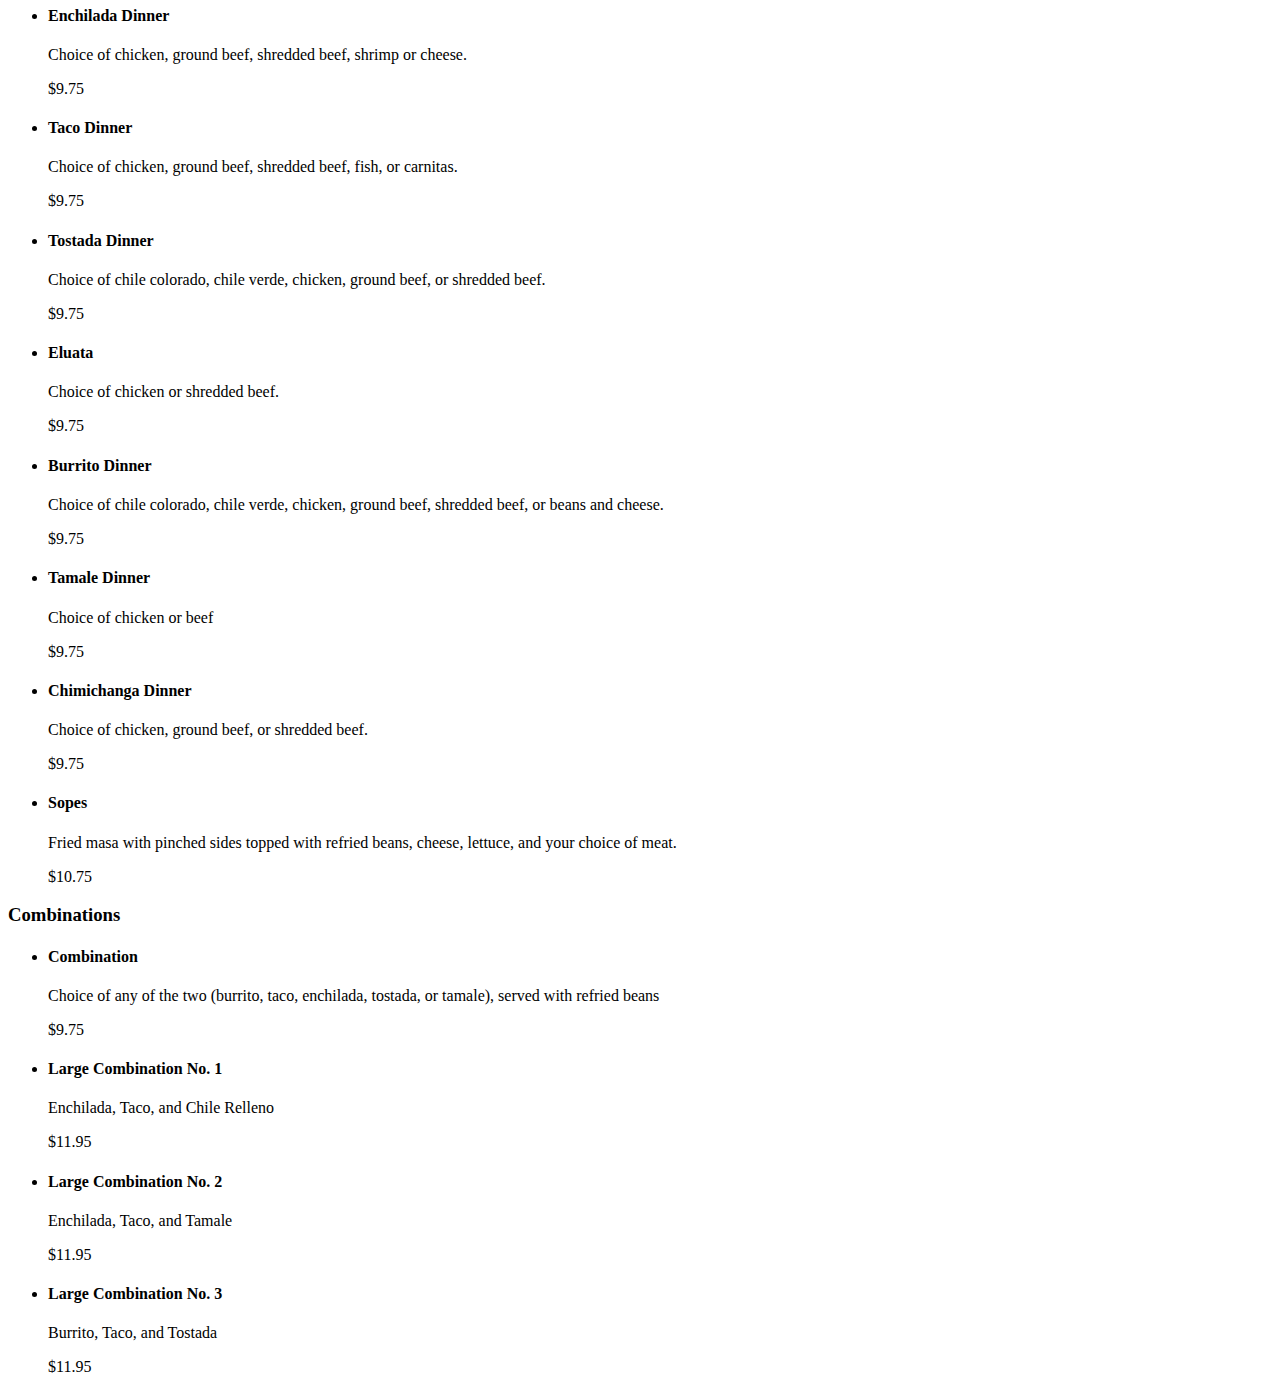
<file: grc338/website-content-hierarchy/menu.html>
<!doctype html>  
    <html>  
        <head>  
            <meta charset="UTF-8">  
            <meta name="viewport" content="width=device-width, initial-scale=1">  
            <link rel="stylesheet" type="text/css" href="style.css">  
            <title>Menu</title>  
        </head>   
        <body>
            
            <div class="containter">
             <header>
                <h1><a href="index.html"><img src="images/marioslogo.png" alt="Mario's Traditional Mexican Food Logo"></a></h1>
                <nav>
                   <ul>
                      <li><a href="about.html">About</a></li>
                      <li><a href="menu.html">Menu</a></li>
                      <li><a href="location.html">Location</a></li>
                   </ul>
                </nav>
             </header>
            </div>
        
        <div class="Menu">
            <h1>Mario's Traditional Mexican Food</h1>
            <h2>Main Menu</h2>

            <h3>Appetizers</h3>
            <ul>
                <li>
                    <h4>Bean Dip</h4>
                    <p>Bowl of beans and melted cheese</p>
                    <p>$2.95</p>
                </li>

                <li>
                    <h4>Guacamole</h4>
                    <p>Homemade Avacado Dip</p>
                    <p>$3.50</p>
                </li>

                <li>
                    <h4>Nachos</h4>
                    <p>Platter of hot corn chips smothered in melted cheese</p>
                    <p>$5.65</p>
                </li>

                <li>
                    <h4>Ground Beef Nachos</h4>
                    <p>Nachos topped with ground beef</p>
                    <p>$6.45</p>
                </li>
                
                <li>
                    <h4>Special Nachos</h4>
                    <p>Nachos with green onions, beans, tomatoes, jalepeno peppers, topped with guacamole and sour cream.</p>
                    <p>$8.45</p>
                </li>
            </ul>

            <h3>Salads</h3>
            <ul>
                <li>
                    <h4>Green Salad</h4>
                    <p>Lettuce, Tomato, and Black Olives</p>
                    <p>$3.85</p>
                </li>

                <li>
                    <h4>Chicken Salad</h4>
                    <p>Lettuce, Tomato, Pickle, Black Olives, topped with chicken</p>
                    <p>$6.95</p>
                </li>

                <li>
                    <h4>Taco Salad</h4>
                    <p>Cripsy flour tortilla shell, filled with lettuce, refried beans, tomato, cheese, topped with sour cream. Any choice of meat. </p>
                    <p>$9.75</p>
                </li>
            </ul>

            <h3>Mexican Dinners</h3>
            <ul>
                <li>
                    <h4>Enchilada Dinner</h4>
                    <p>Choice of chicken, ground beef, shredded beef, shrimp or cheese.</p>
                    <p>$9.75</p>
                </li>

                <li>
                    <h4>Taco Dinner</h4>
                    <p>Choice of chicken, ground beef, shredded beef, fish, or carnitas.</p>
                    <p>$9.75</p>
                </li>

                <li>
                    <h4>Tostada Dinner</h4>
                    <p>Choice of chile colorado, chile verde, chicken, ground beef, or shredded beef.</p>
                    <p>$9.75</p>
                </li>

                <li>
                    <h4>Eluata</h4>
                    <p>Choice of chicken or shredded beef.</p>
                    <p>$9.75</p>
                </li>

                <li>
                    <h4>Burrito Dinner</h4>
                    <p>Choice of chile colorado, chile verde, chicken, ground beef, shredded beef, or beans and cheese.</p>
                    <p>$9.75</p>
                </li>

                <li>
                    <h4>Tamale Dinner</h4>
                    <p>Choice of chicken or beef</p>
                    <p>$9.75</p>
                </li>
                
                <li>
                    <h4>Chimichanga Dinner</h4>
                    <p>Choice of chicken, ground beef, or shredded beef.</p>
                    <p>$9.75</p>
                </li>
                
                <li>
                    <h4>Sopes</h4>
                    <p>Fried masa with pinched sides topped with refried beans, cheese, lettuce, and your choice of meat. </p>
                    <p>$10.75</p>
                </li>
            </ul>

            <h3>Combinations</h3>
            <ul>
                <li>
                    <h4>Combination</h4>
                    <p>Choice of any of the two (burrito, taco, enchilada, tostada, or tamale), served with refried beans</p>
                    <p>$9.75</p>
                </li>

                <li>
                    <h4>Large Combination No. 1</h4>
                    <p>Enchilada, Taco, and Chile Relleno</p>
                    <p>$11.95</p>
                </li>

                <li>
                    <h4>Large Combination No. 2</h4>
                    <p>Enchilada, Taco, and Tamale</p>
                    <p>$11.95</p>
                </li>
                
                <li>
                    <h4>Large Combination No. 3</h4>
                    <p>Burrito, Taco, and Tostada</p>
                    <p>$11.95</p>
                </li>
            </ul>
        </div>
            
        
        </body>  
    </html>
</file>
<file: grc338/lasagna/lasagnastyle.css>
/*CSS DOCUMENT*/

@import url(https://fonts.google.com/specimen/Marck+Script?category=Handwriting&sidebar.open&selection.family=Marck+Script);
@import url('https://fonts.googleapis.com/css2?family=Jost&display=swap');

img {
    width: 100%;
    margin: auto;
}

body{
    background: rgb(232,224,190);
    
}

div.container {
    max-width: 40em;
    margin: auto;
    background: rgb(214,200,165);
	margin: 2em 20% 2em 20%;
	padding: 1em 2em 1em 2em;
}

h1 {
    font-size: 2.5em;
    text-align: center;
    font-family: 'Marck Script', cursive;
    margin-bottom: 0;
}

h2 {
    text-align: center;
    font-family: 'Marck Script', cursive;
    margin-top: 0;
}

h3 {
    font-family: 'Marck Script', cursive;
}

p {
    font-family: 'Jost', sans-serif;
}

ul {
    font-family: 'Jost', sans-serif;
}

ol {
    font-family: 'Jost', sans-serif;
    
}
</file>
<file: grc338/restaurantmenucss/style.css>
/* CSS DOCUMENT */

body {
    background-color: #E8D8B0
}

h1 {
    font-family: serif;
	font-size: 3.5em;
    height: .9em; 
    color: darkolivegreen;
}

h2 {
    font-family: serif;
    font-size: 2.5em;
    color: darkolivegreen; 
}

h3 {
    font-family: sans-serif;
    font-size: 1.5em;
    color: black;
}

h4 {
    font-family: sans-serif;
    font-style: italic;
    font-size: 1em;
    color: darkolivegreen;
}

p {
    font-family: sans-serif;
}
</file>
<file: grc339/css-grid-responsive-layout/grid.css>
/*CSS DOCUMENT*/

body {
	font-family: sans-serif;
	line-height: 1.4em;
	color: #222;
	background-color: #fafafa;
	box-sizing: border-box;
	}
	
div.container {
    max-width: 60em;
    margin: 1em;
}


a {
	text-decoration: none;
}


section a {
	color: #222;
}

footer a {
	color: #444;
}

img {
	width: 100%;
	}

h1, h2 {
	margin-top: 2em;
}


figure {
	margin: 0;
	}
	
ol {
	padding: 0
	}

section {
    background: #eee;
    padding: 1em;
    margin-bottom: 1em;
}
	
section a {
    display: grid;
    grid-template-columns: 1fr 2fr;
    grid-template-rows: 1fr 3fr;
    grid-gap: 0 1em;
}


section a figure {
    grid-column: 1/2;
    grid-row: 1/3;
}

section a h3 {
	margin: 0;
    grid-column: 2/3;
    grid-row: 1/2;
}

section a p {
    margin: 0;
    grid-column: 2/3;
    grid-row: 2/3;
}



@media screen and (min-width: 40em){

    div.container {
        display: grid;
        grid-template-columns: 2fr 1fr;
        grid-gap: 0 1em;
        }
    
    header {
        grid-column: 1/3;
    }


    footer {
        grid-column: 1/2;
        border-top: solid 1px #aaa;
        margin-top: 2em;
    }

    
    section a{
        display: block;
    }
    
}


@media screen and (min-width: 60em){
    div.container {
        margin: auto;
    }
}
</file>
<file: grc339/flexbox-basic-layout/flexbox.css>
/*CSS DOCUMENT*/

body {
	font-family: sans-serif;
	line-height: 1.4em;
	color: #222;
	background-color: #fafafa;
	box-sizing: border-box;
	}
	
div.container {
        display: flex  ;
        flex-wrap: wrap ;
        max-width: 60em;
        margin: 1em;
        padding 1em;
}

header {
    flex: 1 0 100% ;
}

article {
    flex: 2 0 30em ;
    margin-right: 1em;
}

aside {
    flex: 1 0 15em ;
}

footer {
    flex: 1 0 100% ;
    border-top: solid 1px #aaa;
    margin-top: 2em;
}

a {
	text-decoration: none;
}


section a {
	color: #222;
}

footer a {
	color: #444;
}

img {
	width: 100%;
	}

h1, h2 {
	margin-top: 2em;
}

h3 {
	margin-bottom: 0;
	}

figure {
	margin: 0;
	}
	
ol {
	padding: 0
	}
	
section {
    background: #eee;
    padding: 1em;
    margin-bottom: 1em;
}

section p {
	margin-top: 0;
}

@media only screen and (min-width: 60em) {

  div.container {
    margin: auto ;
  }

}
</file>
<file: grc339/flexbox-form/flexboxform.css>
/*CSS DOCUMENT*/

body {
	font-family: sans-serif;
	line-height: 1.4em;
	color: #222;
	background-color: #fafafa;
	box-sizing: border-box;
	}
	
div.container {
        max-width: 40em;
        margin: 1em;
        padding 1em;
}

header {
	padding-top: 1em;
}


section.personal-info ul li {
	display: flex;
	flex-wrap: wrap;
	margin-bottom: 1em;
}

section.personal-info ul li input[type="text"],
section ul li input[type="email"],
section ul li input[type="tel"],
section ul li select {
	flex: 1 0 30em;
	box-sizing: border-box;
}

section.personal-info ul li label {
	flex: 1 0 8em;
}

section.order ul, section.method ul {
	display: flex;
	flex-wrap: wrap;
	}

section.order ul li , section.method ul li {
	flex: 1 0 15em;
	}
	
	
h3 {
	margin: 2em 0 0;
	}

ul {
	padding: 0;
	list-style-type: none;
	}
	

	
section {
    background: #eee;
    padding: 1em;
    margin-bottom: 1em;
}

section p {
	margin-top: 0;
}

textarea {
	box-sizing: border-box;
	display: block;
	width: 100%;
	height: 6em;
	background: #fcfcfc;
	border: 1px solid #e8e8e8;
	padding: 0.4em;
	font-family: sans-serif;
	color: #777;
	}

@media only screen and (min-width: 40em) {

  div.container {
    margin: auto;
  }

}
</file>
<file: grc338/website-content-hierarchy/style.css>
/*CSS DOCUMENT*/
</file>
